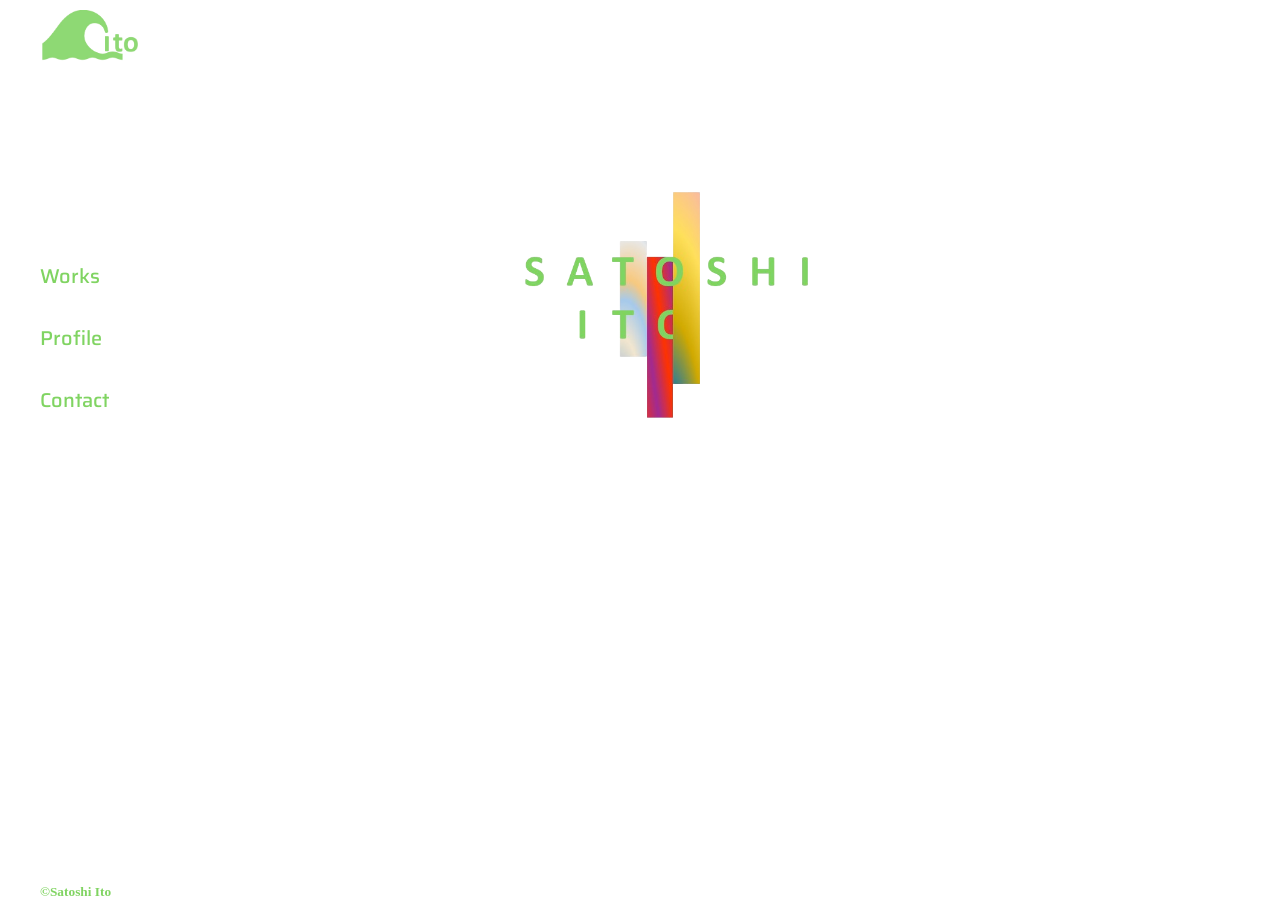
<file: index.html>
<!DOCTYPE html>
<html lang="ja">
<head>
	<meta charset="UTF-8">
    <title>伊藤聡志ポートフォリオ</title>
    <meta name="viewport" content="width=device-width, initial-scale=1.0">
	<link rel="stylesheet" type="text/css" href="css/style.css">
	<link rel="preconnect" href="https://fonts.googleapis.com">
	<link rel="preconnect" href="https://fonts.gstatic.com" crossorigin>
	<link href="https://fonts.googleapis.com/css2?family=Saira:ital,wght@0,100..900;1,100..900&display=swap" rel="stylesheet">
</head>

<body>
	<header>
		<div class=""><a href="index.html"><img src="image/logo-header.png" alt="ロゴ" class="header-logo"></a></div>
	</header>
	<!-- 中身左 -->
	<main class="main">
		<div class="main__nav">
        	<ul class="navlist">
				<li class="navlist__item"><a href="html/works.html" class="navlist__link">Works</a></li>
				<li class="navlist__item"><a href="html/profile.html" class="navlist__link">Profile</a></li>
				<li class="navlist__item"><a href="mailto:satoshi.a.ito@gmail.com" class="navlist__link" target="_blank">Contact</a></li>
       		</ul>
    	</div>
		<!-- 中身右 -->
		<div class="main__body">
			<div class="contents">
				<div id="fv" class="contents__item">
					<img src="image/name-logo.png" alt="logo" class="name-logo">
				</div>
			</div>
		</div>
	</main>
	<footer>
		<small class="copyright">&copy;Satoshi Ito</small>
	</footer>
</body>
</html>
</file>
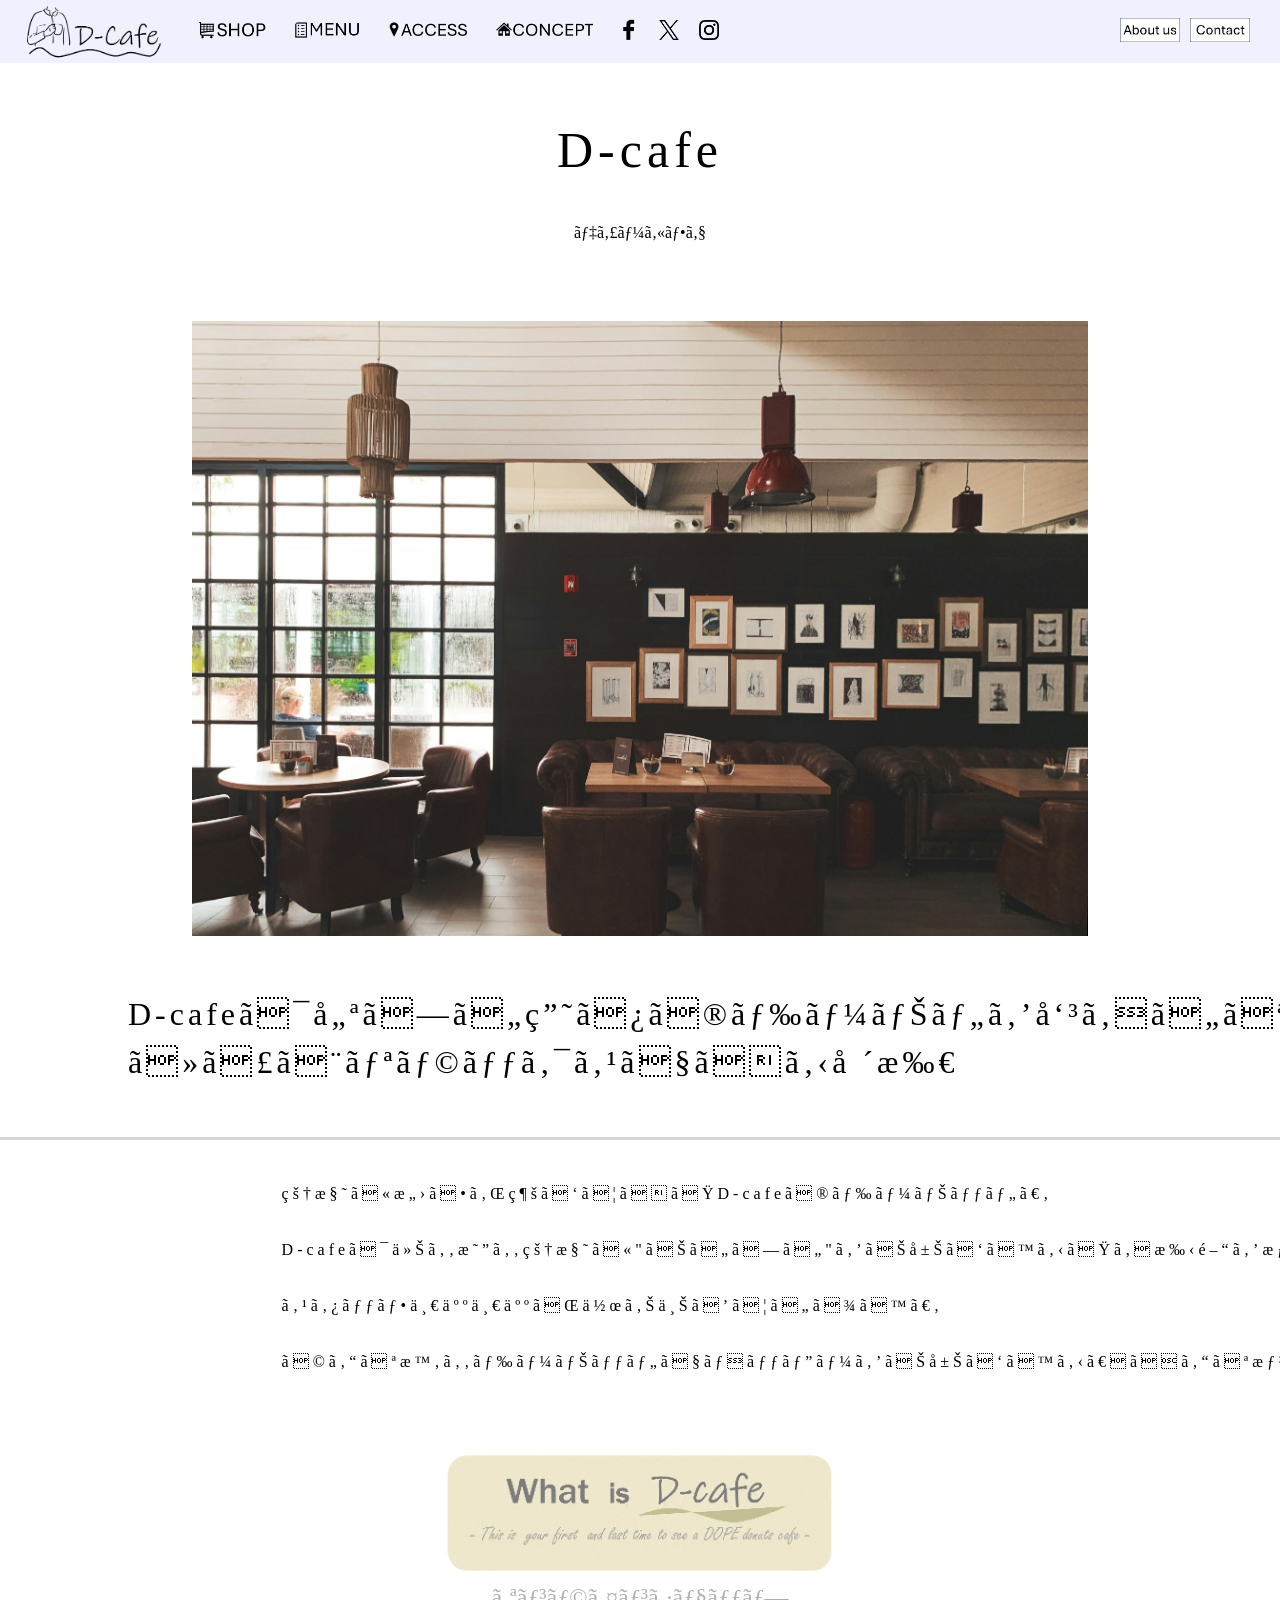
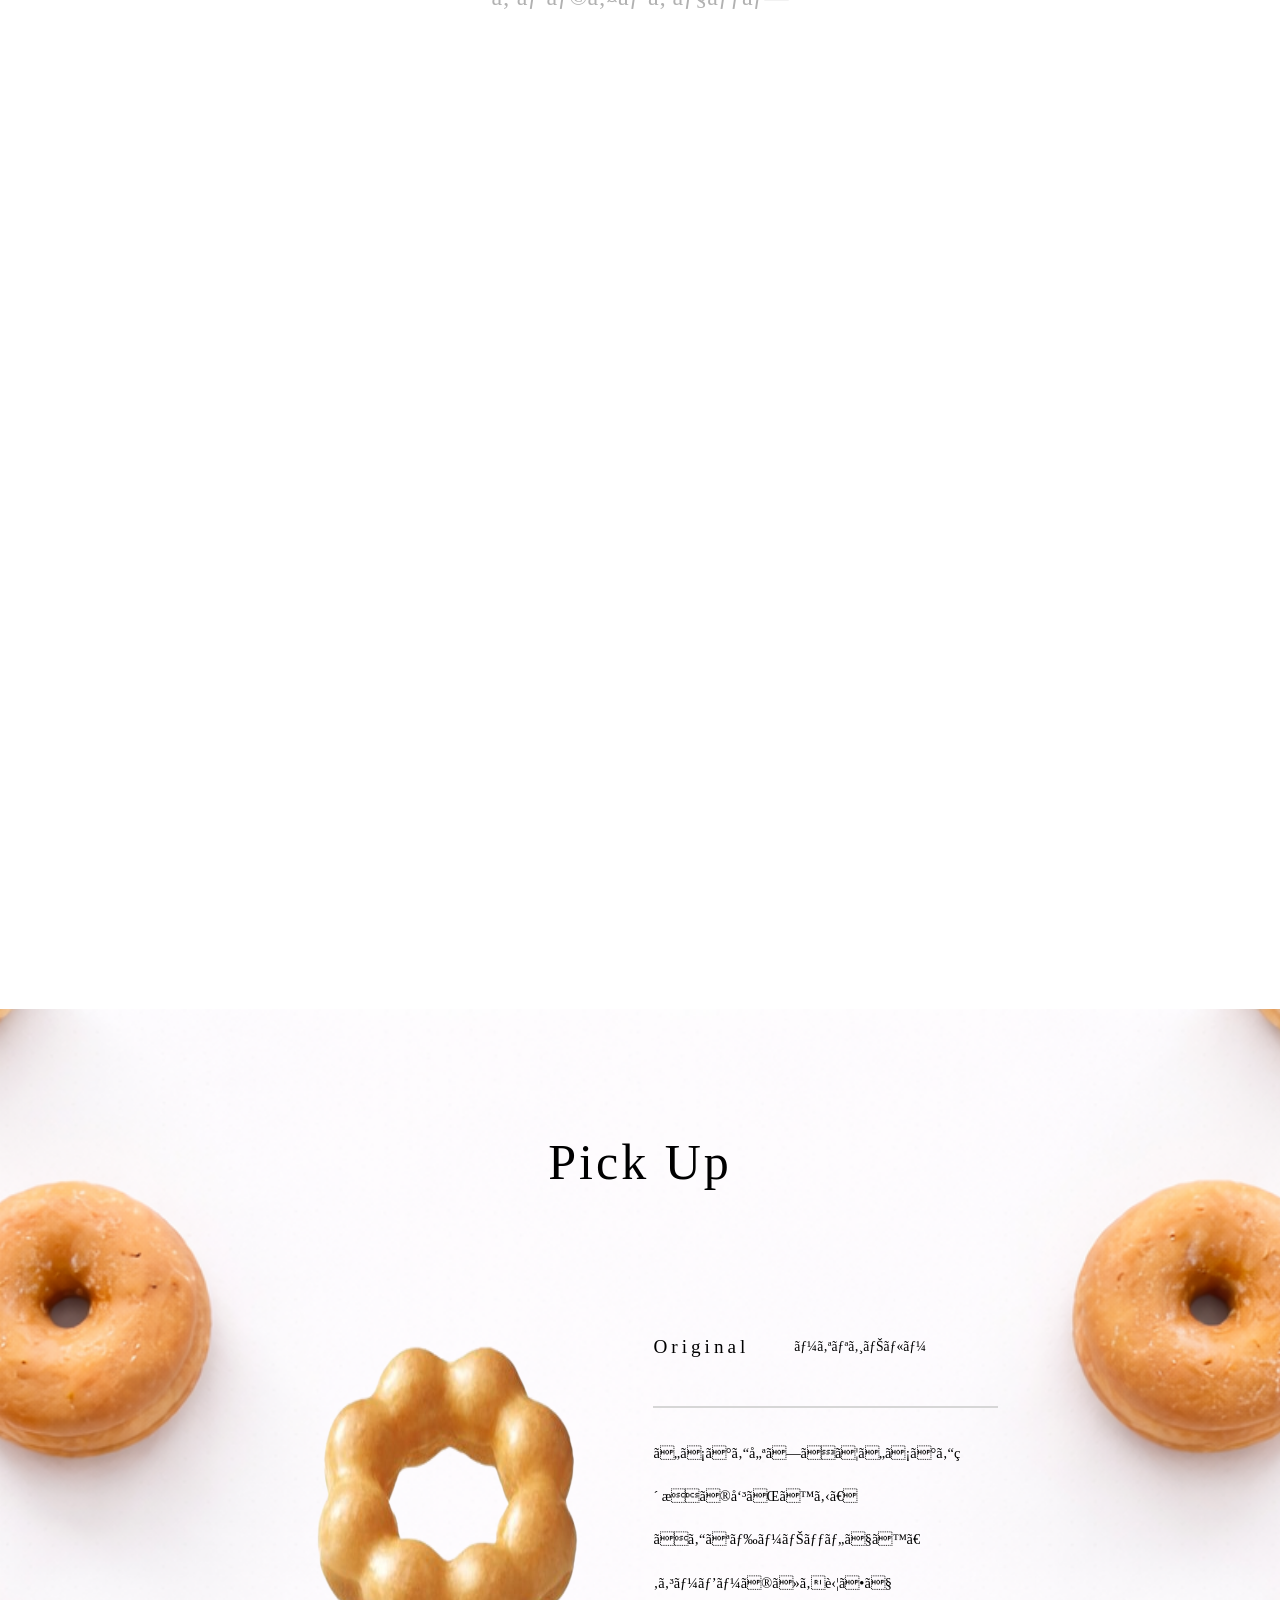
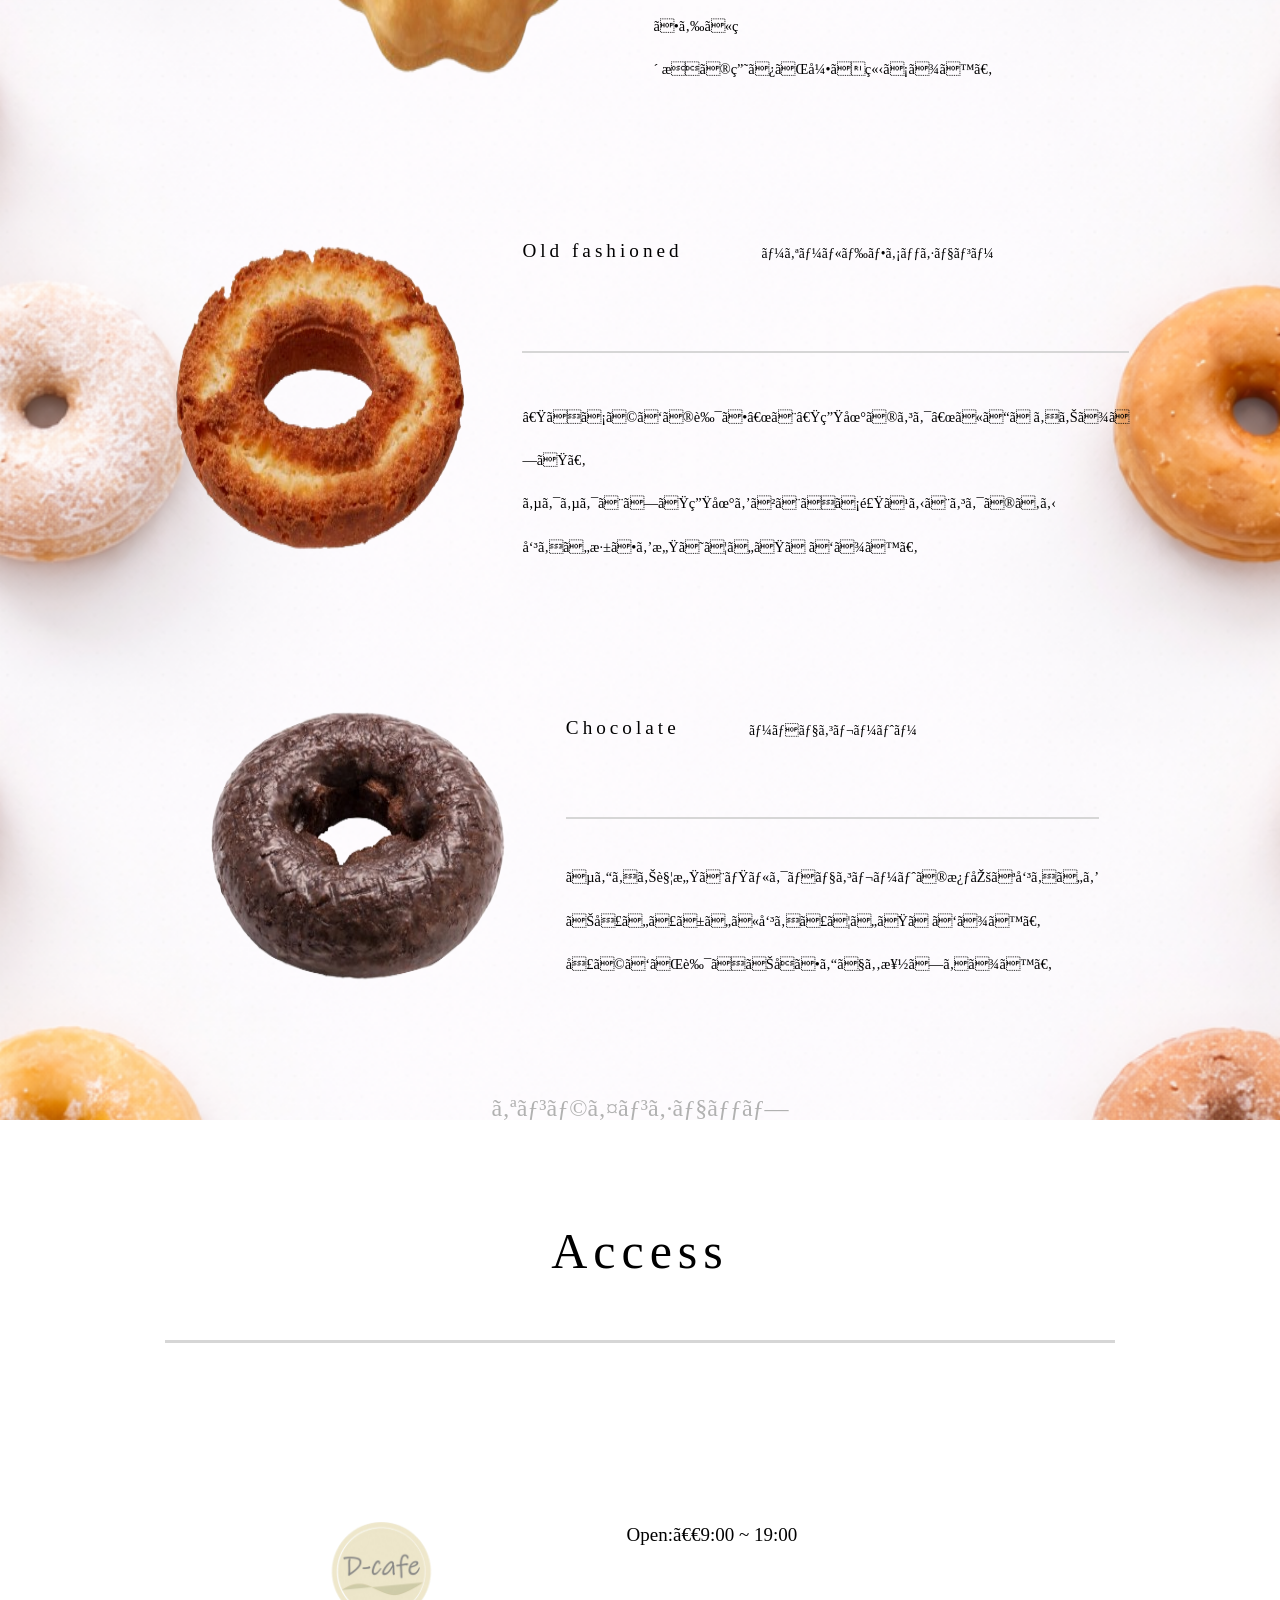
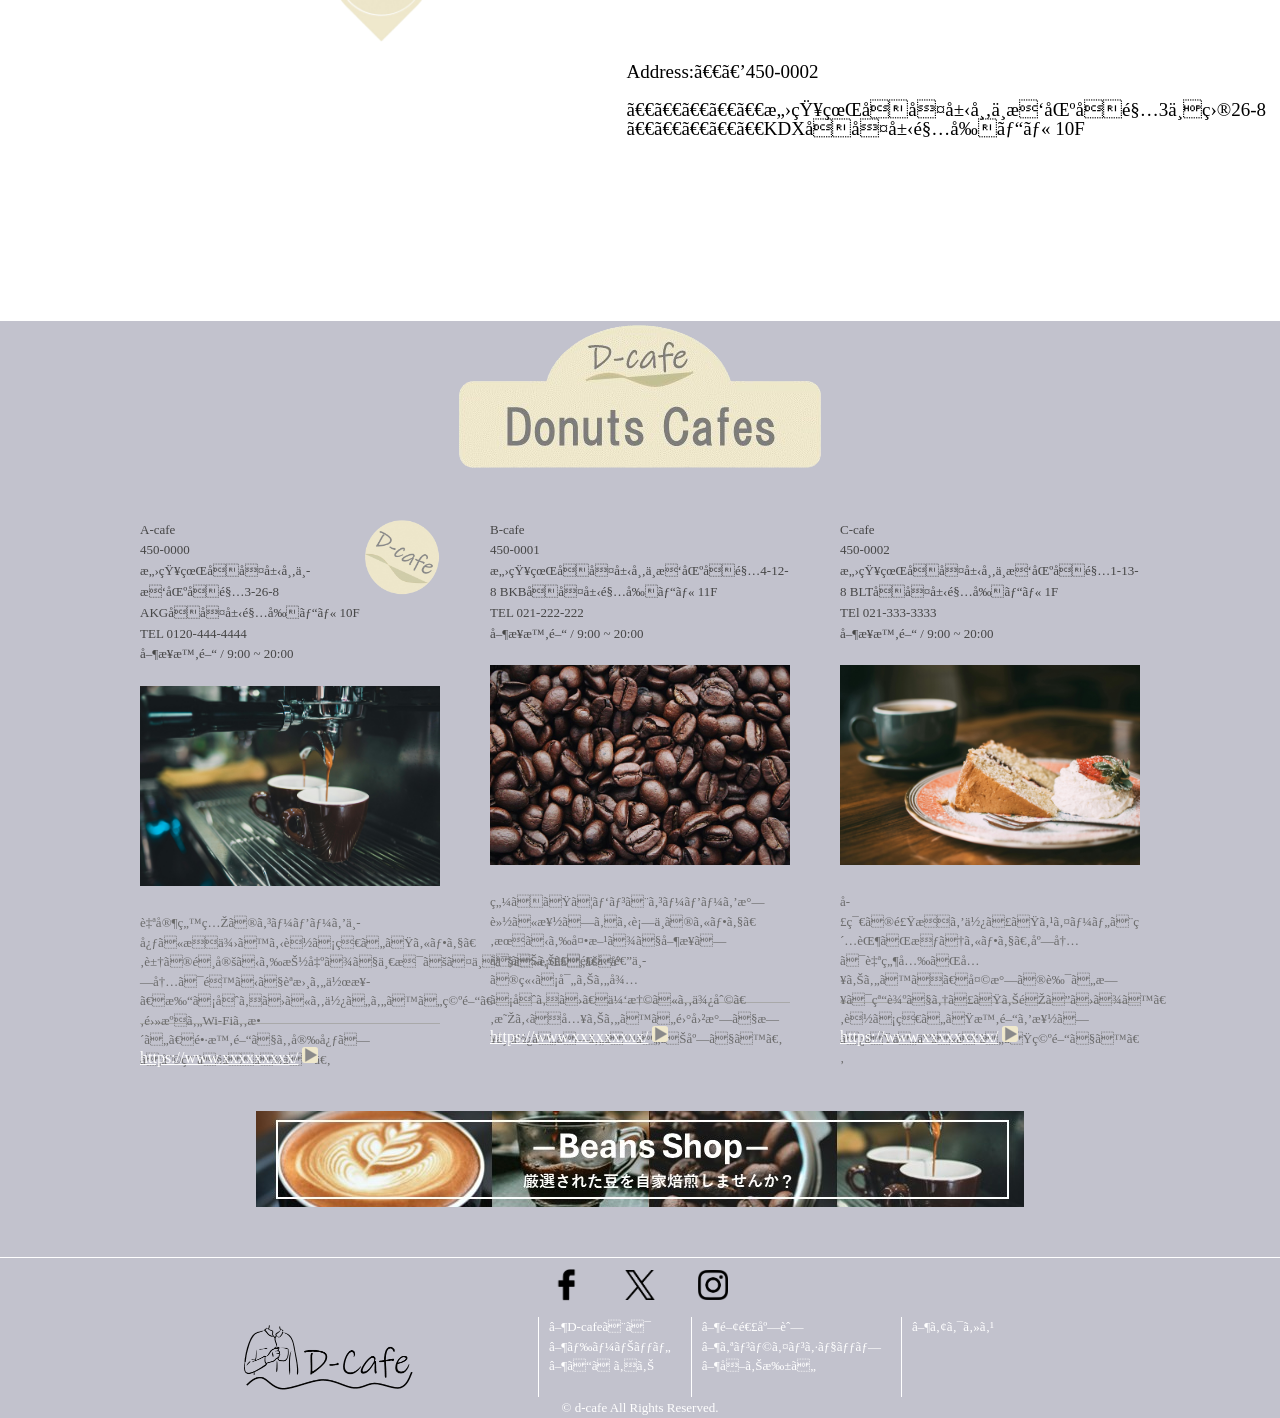
<file: d-cafe/index.html>
<!DOCTYPE html>
<html>

<head>
  <meta charset="uft-8">
  <title>カフェ・ドーナッツ</title>
  <link rel="stylesheet" type="text/css" href="css/reset.css">
  <link rel="stylesheet" type="text/css" href="css/style.css">
</head>

<body>
  <nav class="gnav">
    <ul>
      <li class="logo"><a href="#"><img src="img/logo (2).png"></a></li>
      <li class="shopicon"><a href="#"><img src="img/shop_icon.png"></a></li>
      <li class="menuicon"><a href="#"><img src="img/menu_icon.png"></a></li>
      <li class="accessicon"><a href="#"><img src="img/access_icon.png"></a></li>
      <li class="concepticon"><a href="#"><img src="img/concept_icon.png"></a></li>
      <li class="nav"><a href="#"><img src="img/fb_logo2.png"></a></li>
      <li class="nav"><a href="#"><img src="img/x_logo.png"></a></li>
      <li class="nav"><a href="#"><img src="img/ig_logo.png"></a></li>
    </ul>
    <div class="nav-side">
      <a href="#">
        <img src="img/about_us_btn.png">
      </a>
      <a href="#">
        <img src="img/contact_btn.png">
      </a>
    </div>
  </nav>
  <header>
    <p class="dcafe">D-cafe</p>
    <p class="yomi">ディーカフェ</p>
    <p class="dnimg">
      <img src="img/cafe_tennai.jpg">
    </p>

    <p class="midashi">D-cafeは優しい甘みのドーナツを味わいながら<br>
      ほっとリラックスできる場所</p>
    <p class="text1">皆様に愛され続けてきたD-cafeのドーナッツ。<br>
      D-cafeは今も昔も皆様に"おいしい"をお届けするため手間を惜しまず<br>
      スタッフ一人一人が作り上げています。<br>
      どんな時もドーナッツでハッピーをお届けする、そんな想い出で焼き上げられています。
    </p>

    <img class="what_is" src="img/what_is.png">
    <p><a class="onlineshop" href="http">オンラインショップ</a></p>
  </header>
  <main>
    <ul class="menu">
      <div class="bgimg1"></div>
      <div class="back">
        <p class="pickup">Pick Up</p>
        <li class="original">
          <div class="card">
            <img src="img/original.png" alt="オリジナル">
            <div class="content">
              <div class="content_heading">
                <p class="heading">Original</p>
                <p class="heading_yomi">ーオリジナルー</p>
              </div>
              <p class="explanation">
                いちばん優しくていちばん素材の味がする、<br>
                そんなドーナッツです。コーヒーのほろ苦さで<br>
                さらに素材の甘みが引き立ちます。
              </p>
            </div>
          </div>
        </li>
        <li class="old_fashioned">
          <div class="card">
            <img src="img/old_fashioned.png" alt="オールドファッション">
            <div class="content">
              <div class="content_heading">
                <p class="heading">Old fashioned</p>
                <p class="heading_yomi">ーオールドファッションー</p>
              </div>
              <p class="explanation">
               ‟くちどけの良さ“と‟生地のコク“にこだわりました。<br>
               サクサクとした生地をひとくち食べるとコクのある<br>
               味わい深さを感じていただけます。
              </p>
            </div>
          </div>
        </li>
        <li class="chocolate">
          <div class="card">
            <img src="img/chocolate.png" alt="チョコレート">
            <div class="content">
              <div class="content_heading">
                <p class="heading">Chocolate</p>
                <p class="heading_yomi">ーチョコレートー</p>
              </div>
              <p class="explanation">
               ふんわり触感とミルクチョコレートの濃厚な味わいを<br>
               お口いっぱいに味わっていただけます。<br>
               口どけが良くお子さんでも楽しめます。
              </p>
            </div>
          </div>
        </li>
        <p class="onlineshop"><a href="">オンラインショップ</a></p>
      </div>
    </ul>
    <p class="map">
      <p class="access">Access</p>
      <div class="map_card">
        <iframe
        src="https://www.google.com/maps/embed?pb=!1m18!1m12!1m3!1d2688.0976755493793!2d136.88279622481107!3d35.17186465778837!2m3!1f0!2f0!3f0!3m2!1i1024!2i768!4f13.1!3m3!1m2!1s0x600376dd1a57f29f%3A0x735af7a0998b3db!2z57eP5ZCI5a2m5ZyS44OS44Ol44O844Oe44Oz44Ki44Kr44OH44Of44O85ZCN5Y-k5bGL5qCh!5e1!3m2!1sja!2sjp!4v1767590215306!5m2!1sja!2sjp"
        width="600" height="450" style="border:0;" allowfullscreen="" loading="lazy"
        referrerpolicy="no-referrer-when-downgrade"></iframe><img src="img/map_pin.png" alt="ピン">
        <div class="access_info">
          <p>Open:　9:00 ~ 19:00<br>
          </p>
          <p>Address:　〒450-0002<br>
            <br>
          　　　　　愛知県名古屋市中村区名駅3丁目26-8<br>
          　　　　　KDX名古屋駅前ビル 10F 
          </p>
        </div>
      </div>
    </p>
    <div class="shop">
      <p><img src="img/toriatsukai_pic.png"></p>
      <ul class="list">
        <li class="tempo">
          <div>
            <img class="miel" src="img/dcafe_tempo_icon.png">
            <p>A-cafe<br>
              450-0000<br>
              愛知県名古屋市中村区名駅3-26-8 AKG名古屋駅前ビル 10F<br>
              TEL 0120-444-4444<br>
              営業時間 / 9:00 ~ 20:00<br>
              <br>
            </p>
            <img class="tempo_img" src="img/cups.jpg">
            <p class="naiyou">
              自家焙煎のコーヒーを中心に提供する落ち着いたカフェ。豆の選定から抽出まで一杯ずつ丁寧に行い、店内は静かで読書や作業、打ち合わせにも使いやすい空間。電源やWi-Fiも整い、長時間でも安心して利用できます。
            </p><br>
            <a class="link" href="https://www.xxxxxxxxx">https://www.xxxxxxxxx/</a>
            <img src="img/link_pic.ico">
          </div>
        </li>
        <li class="tempo">
          <div>
            <p>B-cafe<br>
              450-0001<br>
              愛知県名古屋市中村区名駅4-12-8 BKB名古屋駅前ビル 11F<br>
              TEL 021-222-222<br>
              営業時間 / 9:00 ~ 20:00<br>
              <br>
            </p>
            <img class="tempo_img" src="img/beans.jpg">
            <p class="naiyou">焼きたてパンとコーヒーを気軽に楽しめる街中のカフェ。朝から夕方まで営業しており、通勤途中の立ち寄りや待ち合わせ、休憩にも便利。明るく入りやすい雰囲気で日常使いしやすいお店です。
            </p><br>
            <a class="link" href="https://www.xxxxxxxxx">https://www.xxxxxxxxx/</a>
            <img src="img/link_pic.ico">
          </div>
        </li>
        <li class="tempo">
          <div>
            <p>C-cafe<br>
              450-0002<br>
              愛知県名古屋市中村区名駅1-13-8 BLT名古屋駅前ビル 1F<br>
              TEl 021-333-3333<br>
              営業時間 / 9:00 ~ 20:00<br>
              <br>
            </p>
            <img class="tempo_img" src="img/morning.jpg">
            <p class="naiyou">季節の食材を使ったスイーツと紅茶が揃うカフェ。店内は自然光が入りやすく、天気の良い日は窓辺でゆったり過ごせます。落ち着いた時間を楽しみたい人に向いた空間です。
            </p><br>
            <a class="link" href="https://www.xxxxxxxxx">https://www.xxxxxxxxx/</a>
            <img src="img/link_pic.ico">
          </div>
        </li>
      </ul>
    </div>
  </main>
  <footer>
    <ul class="onlineshop">
      <li><img src="img/banner_beans.jpg"></li>
    </ul>
    <div class="option">
      <ul class="icon">
        <li><img src="img/fb_logo2.png"></li>
        <li><img src="img/x_logo.png"></li>
        <li><img src="img/ig_logo.png"></li>
      </ul>
      <div class="backnumber">
        <div class="opelation">
          <img src="img/logo (2).png">
        </div>
        <ul class="tab">
          <li>▶<a href="">D-cafeとは</a></li>
          <li>▶<a href="">ドーナッツ</a></li>
          <li>▶<a href="">こだわり</a></li>
        </ul>
        <ul class="tab">
          <li>▶<a href="">関連店舗</a></li>
          <li>▶<a href="">オンラインショップ</a></li>
          <li>▶<a href="">取り扱い</a></li>
        </ul>
        <ul class="tab">
          <li>▶<a href="">アクセス</a></li>
        </ul>
      </div>
    </div>
    <div class="copy">&copy; d-cafe All Rights Reserved.</div>
  </footer>
</body>

</html>
</file>
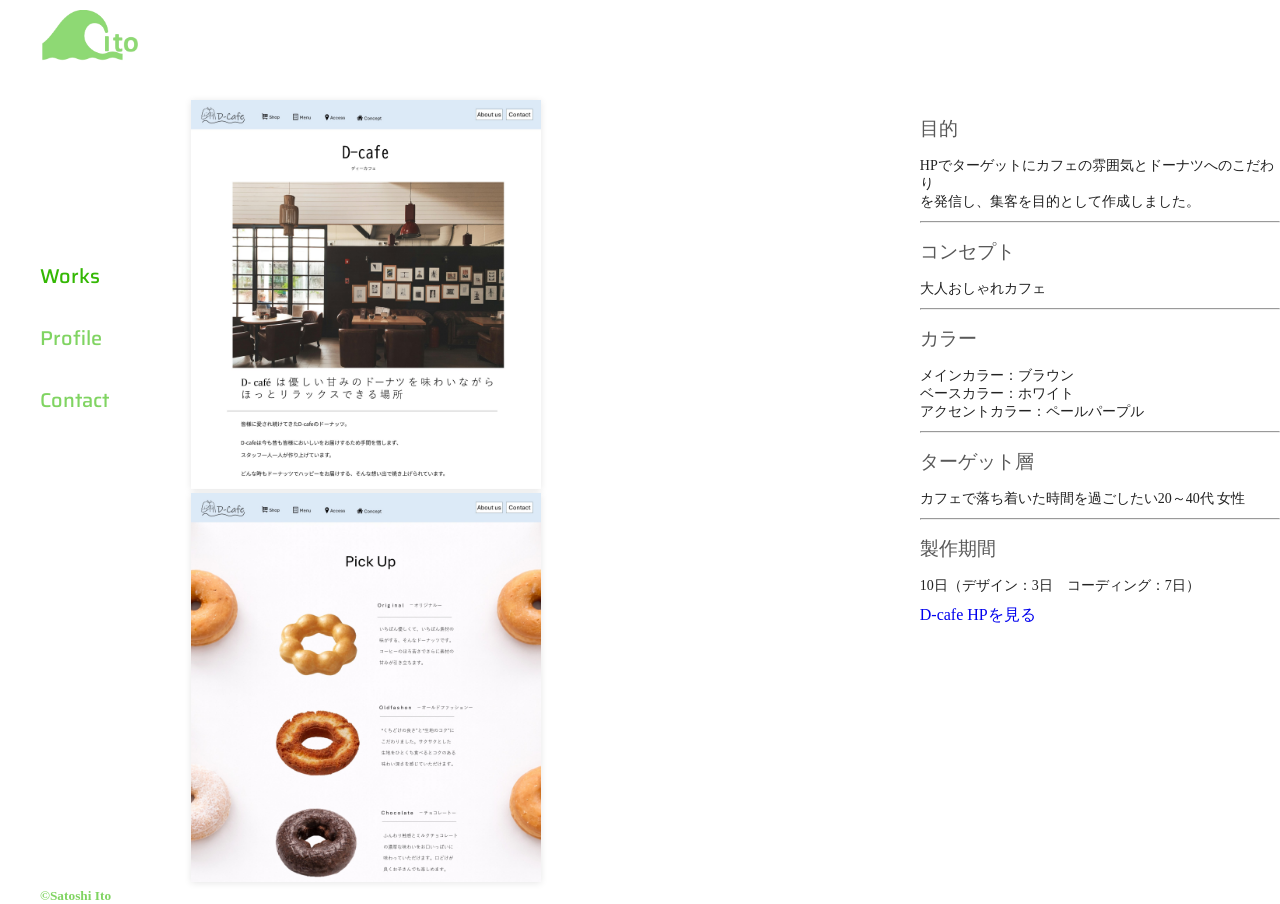
<file: html/d-cafe.html>
<!DOCTYPE html>
<html lang="ja">
<head>
	<meta charset="UTF-8">
    <title>Document</title>
  <meta name="viewport" content="width=device-width, initial-scale=1.0">
	<link rel="stylesheet" type="text/css" href="../css/d-cafe.css">
	<link rel="preconnect" href="https://fonts.googleapis.com">
	<link rel="preconnect" href="https://fonts.gstatic.com" crossorigin>
	<link href="https://fonts.googleapis.com/css2?family=Saira:ital,wght@0,100..900;1,100..900&display=swap" rel="stylesheet">
</head>

<body>
	<header>
		<div class=""><a href="../index.html"><img src="../image/logo-header.png" alt="ロゴ" class="header-logo"></a></div>
	</header>
	<!-- 中身左 -->
	<main class="main">
		<div class="main__nav">
        	<ul class="navlist">
				<li class="navlist__item work-s"><a href="works.html" class="navlist__link">Works</a></li>
				<li class="navlist__item"><a href="profile.html" class="navlist__link">Profile</a></li>
				<li class="navlist__item"><a href="mailto:satoshi.a.ito@gmail.com" class="navlist__link" target="_blank">Contact</a></li>
       		</ul>
    	</div>
		<!-- 中身右 -->
		<div class="main__body">
			<div class="contents">
        <div class="contents__item">
          			<img src="../image/d-cafe.jpg" alt="" class="contents__img">
                <img src="../image/d-cafe2.jpg" alt="" class="contents__img">
				</div>
				<div class="description">
          <dl>
						<dt>目的</dt>
						<dd>HPでターゲットにカフェの雰囲気とドーナツへのこだわり<br>を発信し、集客を目的として作成しました。
						</dd>
					</dl>
					<dl>
            <hr>
						<dt>コンセプト</dt>
						<dd>大人おしゃれカフェ
						</dd>
					</dl>
					<dl>
						<hr>
						<dt>カラー</dt>
						<dd>メインカラー：ブラウン<br>ベースカラー：ホワイト<br>アクセントカラー：ペールパープル</dd>
					</dl>
					<dl>
						<hr>
						<dt>ターゲット層</dt>
						<dd>カフェで落ち着いた時間を過ごしたい20～40代 女性</dd>
					</dl>
					<dl>
						<hr>
						<dt>製作期間</dt>
						<dd>10日（デザイン：3日　コーディング：7日）</dd>
					</dl>
          <p><a href="../d-cafe/index.html">D-cafe HPを見る</a></p>
        		</div>
			</div>
		</div>
	</main>
	<footer>
		<small class="copyright">&copy;Satoshi Ito</small>
	</footer>
</body>
</html>
</file>
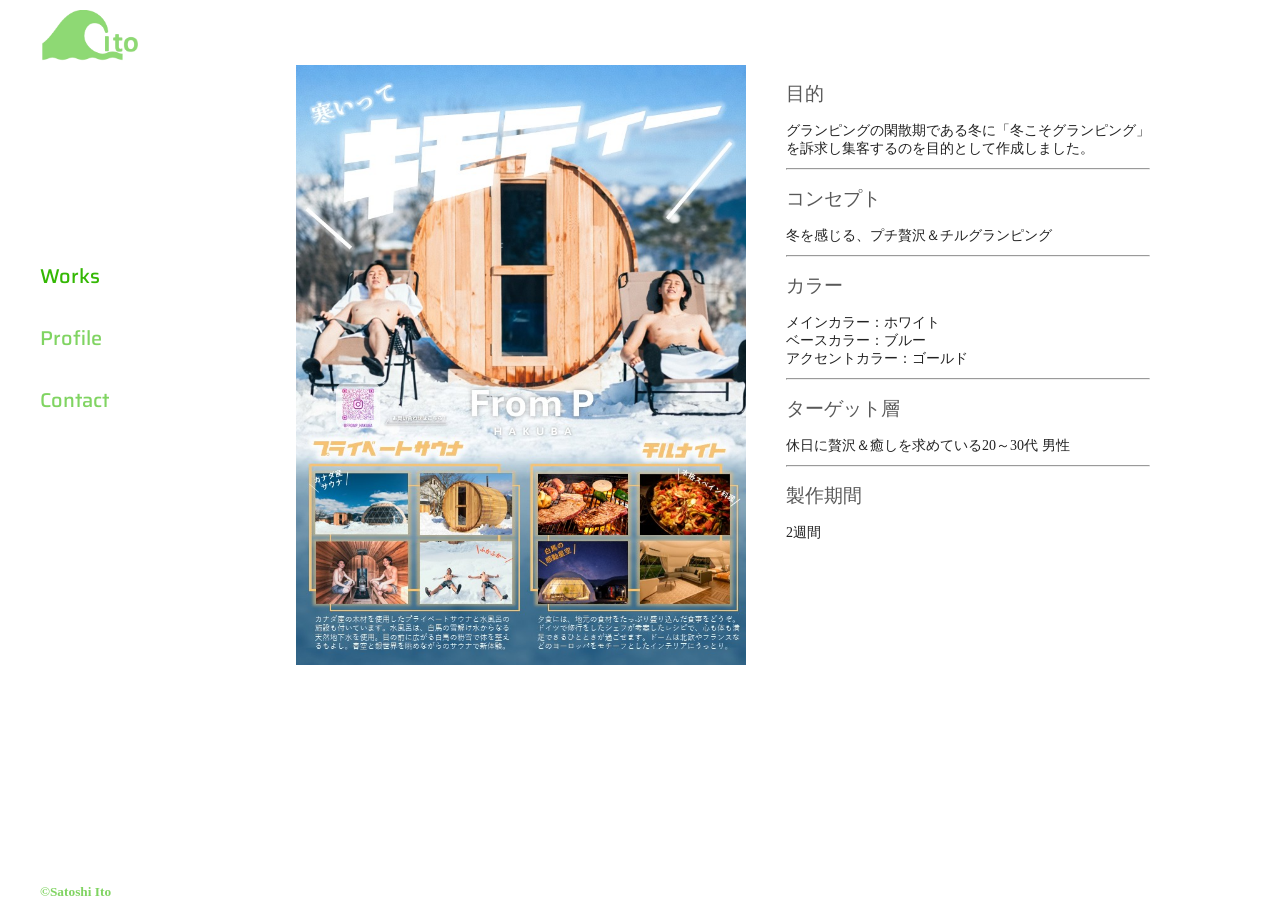
<file: html/fromp.html>
<!DOCTYPE html>
<html lang="ja">
<head>
	<meta charset="UTF-8">
    <title>Document</title>
  <meta name="viewport" content="width=device-width, initial-scale=1.0">
	<link rel="stylesheet" type="text/css" href="../css/fromp.css">
	<link rel="preconnect" href="https://fonts.googleapis.com">
	<link rel="preconnect" href="https://fonts.gstatic.com" crossorigin>
	<link href="https://fonts.googleapis.com/css2?family=Saira:ital,wght@0,100..900;1,100..900&display=swap" rel="stylesheet">
</head>

<body>
	<header>
		<div class=""><a href="../index.html"><img src="../image/logo-header.png" alt="ロゴ" class="header-logo"></a></div>
	</header>
	<!-- 中身左 -->
	<main class="main">
		<div class="main__nav">
        	<ul class="navlist">
				<li class="navlist__item work-s"><a href="works.html" class="navlist__link">Works</a></li>
				<li class="navlist__item"><a href="profile.html" class="navlist__link">Profile</a></li>
				<li class="navlist__item"><a href="mailto:satoshi.a.ito@gmail.com" class="navlist__link" target="_blank">Contact</a></li>
       		</ul>
    	</div>
		<!-- 中身右 -->
		<div class="main__body">
			<div class="contents">
        		<div class="contents__item">
          			<img src="../image/FromP-chirashi.jpg" alt="" class="contents__img">
				</div>
				<div class="description">
					<dl>
						<dt>目的</dt>
						<dd>グランピングの閑散期である冬に「冬こそグランピング」<br>を訴求し集客するのを目的として作成しました。
						</dd>
					</dl>
					<dl>
						<hr>
						<dt>コンセプト</dt>
						<dd>冬を感じる、プチ贅沢＆チルグランピング
						</dd>
					</dl>
					<dl>
						<hr>
						<dt>カラー</dt>
						<dd>メインカラー：ホワイト<br>ベースカラー：ブルー<br>アクセントカラー：ゴールド</dd>
					</dl>
					<dl>
						<hr>
						<dt>ターゲット層</dt>
						<dd>休日に贅沢＆癒しを求めている20～30代 男性</dd>
					</dl>
					<dl>
						<hr>
						<dt>製作期間</dt>
						<dd>2週間</dd>
					</dl>
        		</div>
			</div>
		</div>
	</main>
	<footer>
		<small class="copyright">&copy;Satoshi Ito</small>
	</footer>
</body>
</html>
</file>
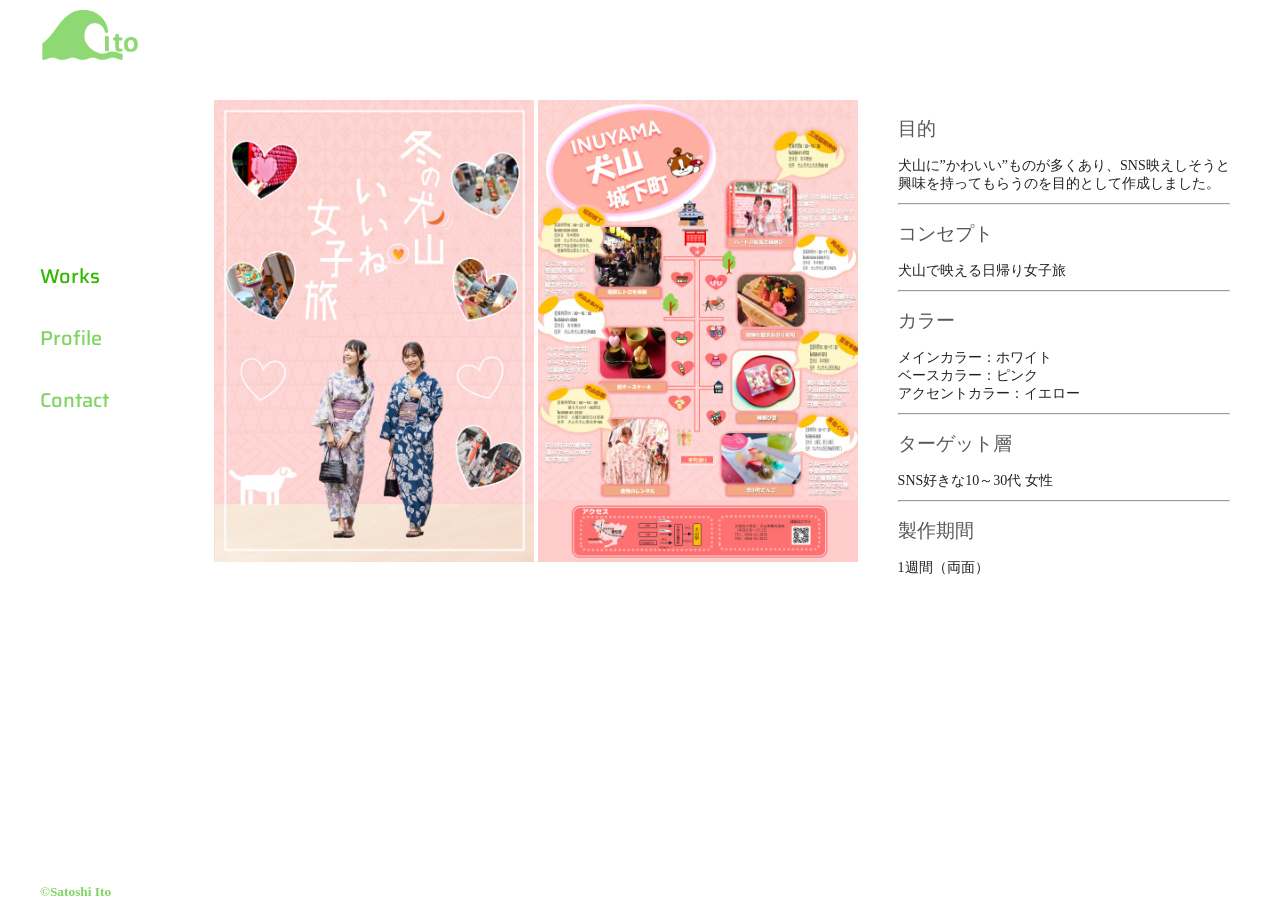
<file: html/inuyama.html>
<!DOCTYPE html>
<html lang="ja">
<head>
	<meta charset="UTF-8">
    <title>Document</title>
  <meta name="viewport" content="width=device-width, initial-scale=1.0">
	<link rel="stylesheet" type="text/css" href="../css/inuyama.css">
	<link rel="preconnect" href="https://fonts.googleapis.com">
	<link rel="preconnect" href="https://fonts.gstatic.com" crossorigin>
	<link href="https://fonts.googleapis.com/css2?family=Saira:ital,wght@0,100..900;1,100..900&display=swap" rel="stylesheet">
</head>

<body>
	<header>
		<div class=""><a href="../index.html"><img src="../image/logo-header.png" alt="ロゴ" class="header-logo"></a></div>
	</header>
	<!-- 中身左 -->
	<main class="main">
		<div class="main__nav">
        	<ul class="navlist">
				<li class="navlist__item work-s"><a href="works.html" class="navlist__link">Works</a></li>
				<li class="navlist__item"><a href="profile.html" class="navlist__link">Profile</a></li>
				<li class="navlist__item"><a href="mailto:satoshi.a.ito@gmail.com" class="navlist__link" target="_blank">Contact</a></li>
       		</ul>
    	</div>
		<!-- 中身右 -->
		<div class="main__body">
			<div class="contents">
        		<div class="contents__item">
          			<img src="../image/inuyama-chirashi1.jpg" alt="" class="contents__img">
                <img src="../image/inuyama-chirashi2.jpg" alt="" class="contents__img">
				</div>
				<div class="description">
          <dl>
						<dt>目的</dt>
						<dd>犬山に”かわいい”ものが多くあり、SNS映えしそうと<br>興味を持ってもらうのを目的として作成しました。
						</dd>
					</dl>
					<dl>
            <hr>
						<dt>コンセプト</dt>
						<dd>犬山で映える日帰り女子旅
						</dd>
					</dl>
					<dl>
						<hr>
						<dt>カラー</dt>
						<dd>メインカラー：ホワイト<br>ベースカラー：ピンク<br>アクセントカラー：イエロー</dd>
					</dl>
					<dl>
						<hr>
						<dt>ターゲット層</dt>
						<dd>SNS好きな10～30代 女性</dd>
					</dl>
					<dl>
						<hr>
						<dt>製作期間</dt>
						<dd>1週間（両面）</dd>
					</dl>
        		</div>
			</div>
		</div>
	</main>
	<footer>
		<small class="copyright">&copy;Satoshi Ito</small>
	</footer>
</body>
</html>
</file>
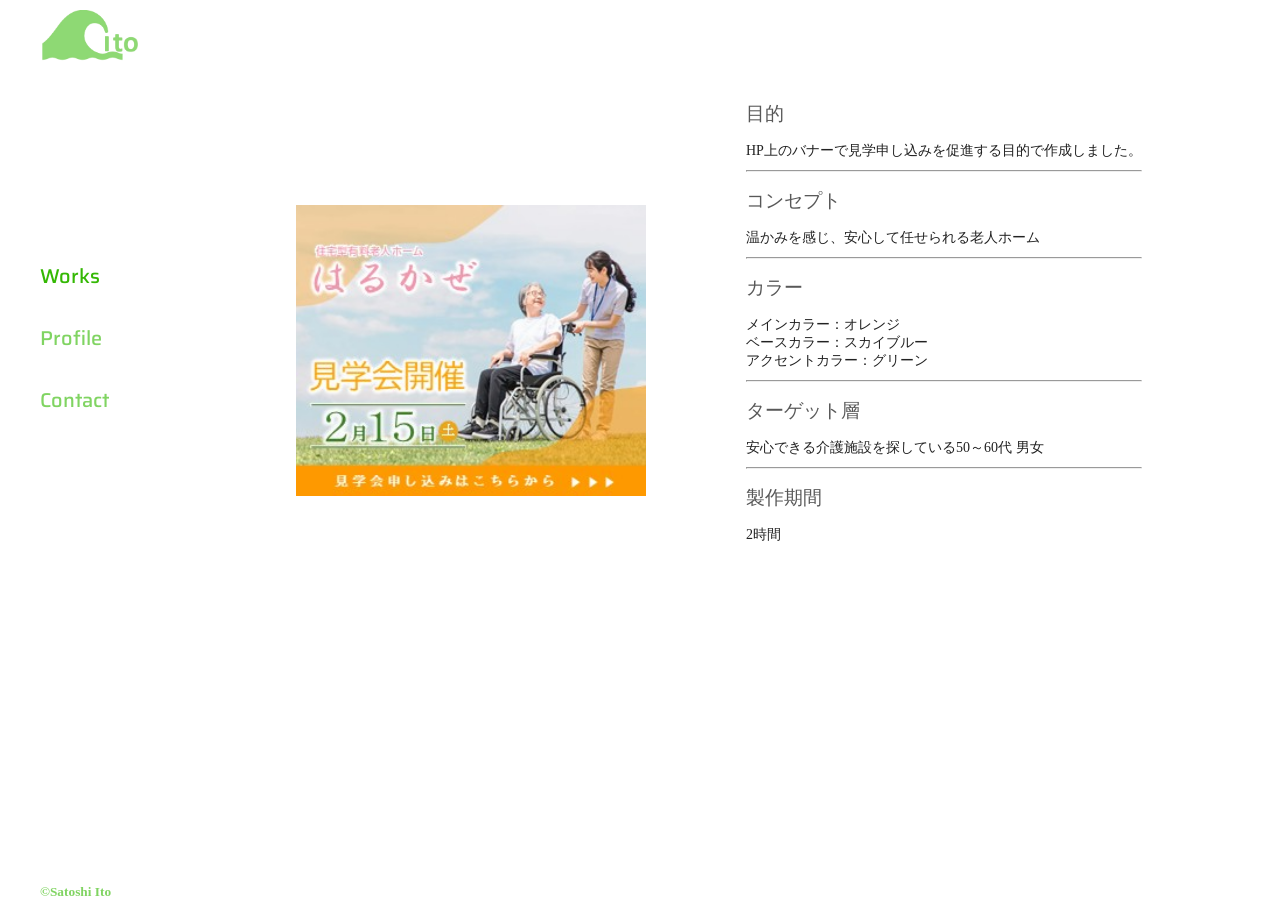
<file: html/kaigo.html>
<!DOCTYPE html>
<html lang="ja">
<head>
	<meta charset="UTF-8">
    <title>Document</title>
  <meta name="viewport" content="width=device-width, initial-scale=1.0">
	<link rel="stylesheet" type="text/css" href="../css/kaigo.css">
	<link rel="preconnect" href="https://fonts.googleapis.com">
	<link rel="preconnect" href="https://fonts.gstatic.com" crossorigin>
	<link href="https://fonts.googleapis.com/css2?family=Saira:ital,wght@0,100..900;1,100..900&display=swap" rel="stylesheet">
</head>

<body>
	<header>
		<div class=""><a href="../index.html"><img src="../image/logo-header.png" alt="ロゴ" class="header-logo"></a></div>
	</header>
	<!-- 中身左 -->
	<main class="main">
		<div class="main__nav">
        	<ul class="navlist">
				<li class="navlist__item work-s"><a href="works.html" class="navlist__link">Works</a></li>
				<li class="navlist__item"><a href="profile.html" class="navlist__link">Profile</a></li>
				<li class="navlist__item"><a href="mailto:satoshi.a.ito@gmail.com" class="navlist__link" target="_blank">Contact</a></li>
       		</ul>
    	</div>
		<!-- 中身右 -->
		<div class="main__body">
			<div class="contents">
        		<div class="contents__item">
          			<img src="../image/kaigo_banner.jpg" alt="" class="contents__img">
				</div>
				<div class="description">
					<dl>
						<dt>目的</dt>
						<dd>HP上のバナーで見学申し込みを促進する目的で作成しました。
						</dd>
					</dl>
					<dl>
						<hr>
						<dt>コンセプト</dt>
						<dd>温かみを感じ、安心して任せられる老人ホーム
						</dd>
					</dl>
					<dl>
						<hr>
						<dt>カラー</dt>
						<dd>メインカラー：オレンジ<br>ベースカラー：スカイブルー<br>アクセントカラー：グリーン</dd>
					</dl>
					<dl>
						<hr>
						<dt>ターゲット層</dt>
						<dd>安心できる介護施設を探している50～60代 男女</dd>
					</dl>
					<dl>
						<hr>
						<dt>製作期間</dt>
						<dd>2時間</dd>
					</dl>
        		</div>
			</div>
		</div>
	</main>
	<footer>
		<small class="copyright">&copy;Satoshi Ito</small>
	</footer>
</body>
</html>
</file>
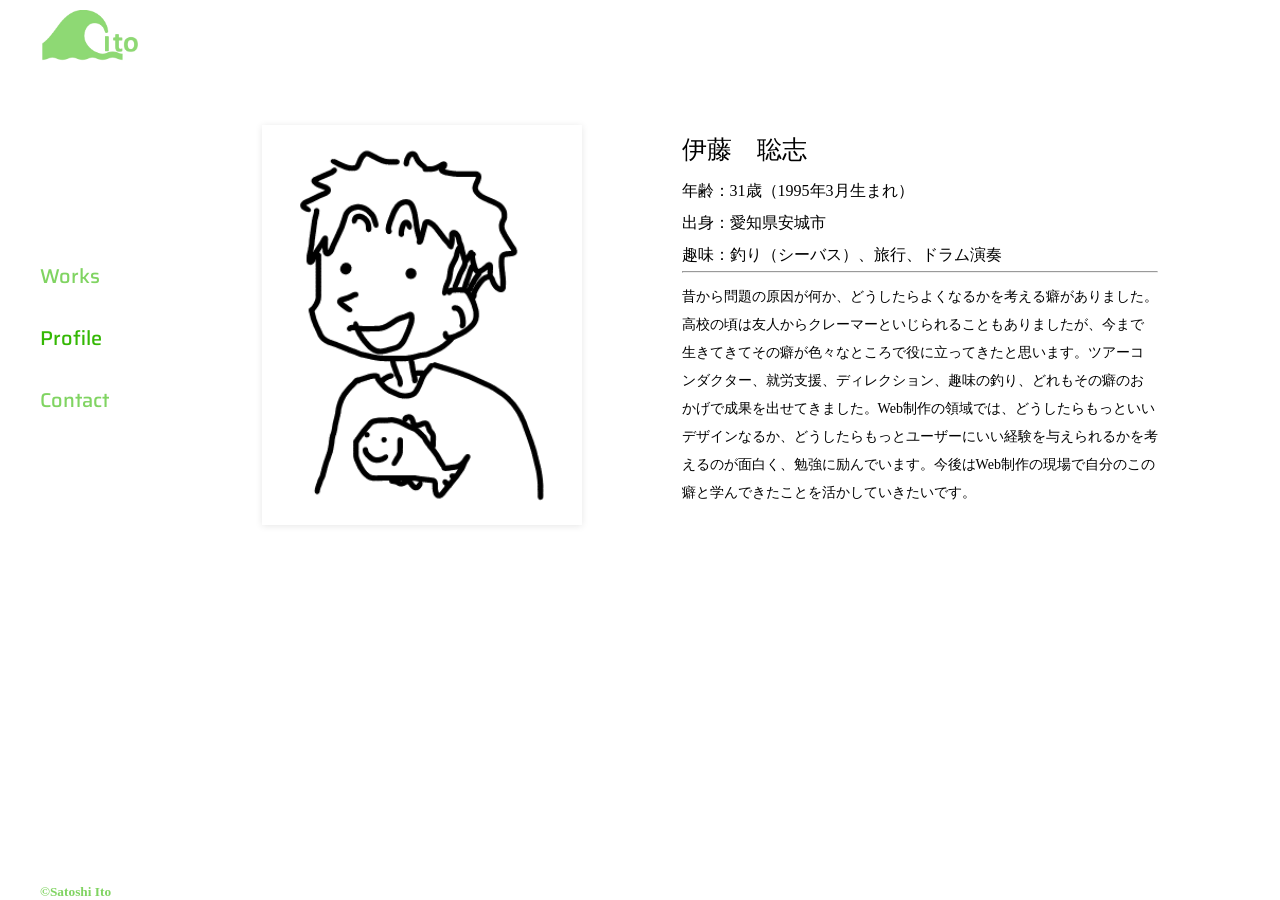
<file: html/profile.html>
<!DOCTYPE html>
<html lang="ja">
<head>
	<meta charset="UTF-8">
    <title>Document</title>
  <meta name="viewport" content="width=device-width, initial-scale=1.0">
	<link rel="stylesheet" type="text/css" href="../css/profile.css">
	<link rel="preconnect" href="https://fonts.googleapis.com">
	<link rel="preconnect" href="https://fonts.gstatic.com" crossorigin>
	<link href="https://fonts.googleapis.com/css2?family=Saira:ital,wght@0,100..900;1,100..900&display=swap" rel="stylesheet">
</head>

<body>
	<header>
		<div class=""><a href="../index.html"><img src="../image/logo-header.png" alt="ロゴ" class="header-logo"></a></div>
	</header>
	<!-- 中身左 -->
	<main class="main">
		<div class="main__nav">
        	<ul class="navlist">
				<li class="navlist__item work-s"><a href="works.html" class="navlist__link">Works</a></li>
				<li class="navlist__item profile"><a href="profile.html" class="navlist__link">Profile</a></li>
				<li class="navlist__item"><a href="mailto:satoshi.a.ito@gmail.com" class="navlist__link" target="_blank">Contact</a></li>
       		</ul>
    	</div>
		<!-- 中身右 -->
		<div class="main__body">
			<div class="contents">
        		<div class="contents__item">
        			<img src="../image/self_illust.png" alt="" class="contents__img">
					<div class="card">
						<p class="name">伊藤　聡志</p>
						<p>年齢：31歳（1995年3月生まれ）</p>
						<p>出身：愛知県安城市</p>
						<p>趣味：釣り（シーバス）、旅行、ドラム演奏</p>
						<hr>
						<p class="introduction">昔から問題の原因が何か、どうしたらよくなるかを考える癖がありました。<br>
							高校の頃は友人からクレーマーといじられることもありましたが、今まで<br>
							生きてきてその癖が色々なところで役に立ってきたと思います。ツアーコ<br>
							ンダクター、就労支援、ディレクション、趣味の釣り、どれもその癖のお<br>
							かげで成果を出せてきました。Web制作の領域では、どうしたらもっといい<br>
							デザインなるか、どうしたらもっとユーザーにいい経験を与えられるかを考<br>
							えるのが面白く、勉強に励んでいます。今後はWeb制作の現場で自分のこの<br>
							癖と学んできたことを活かしていきたいです。
						</p>
					</div>
				</div>
			</div>
		</div>
	</main>
	<footer>
		<small class="copyright">&copy;Satoshi Ito</small>
	</footer>
</body>
</html>
</file>
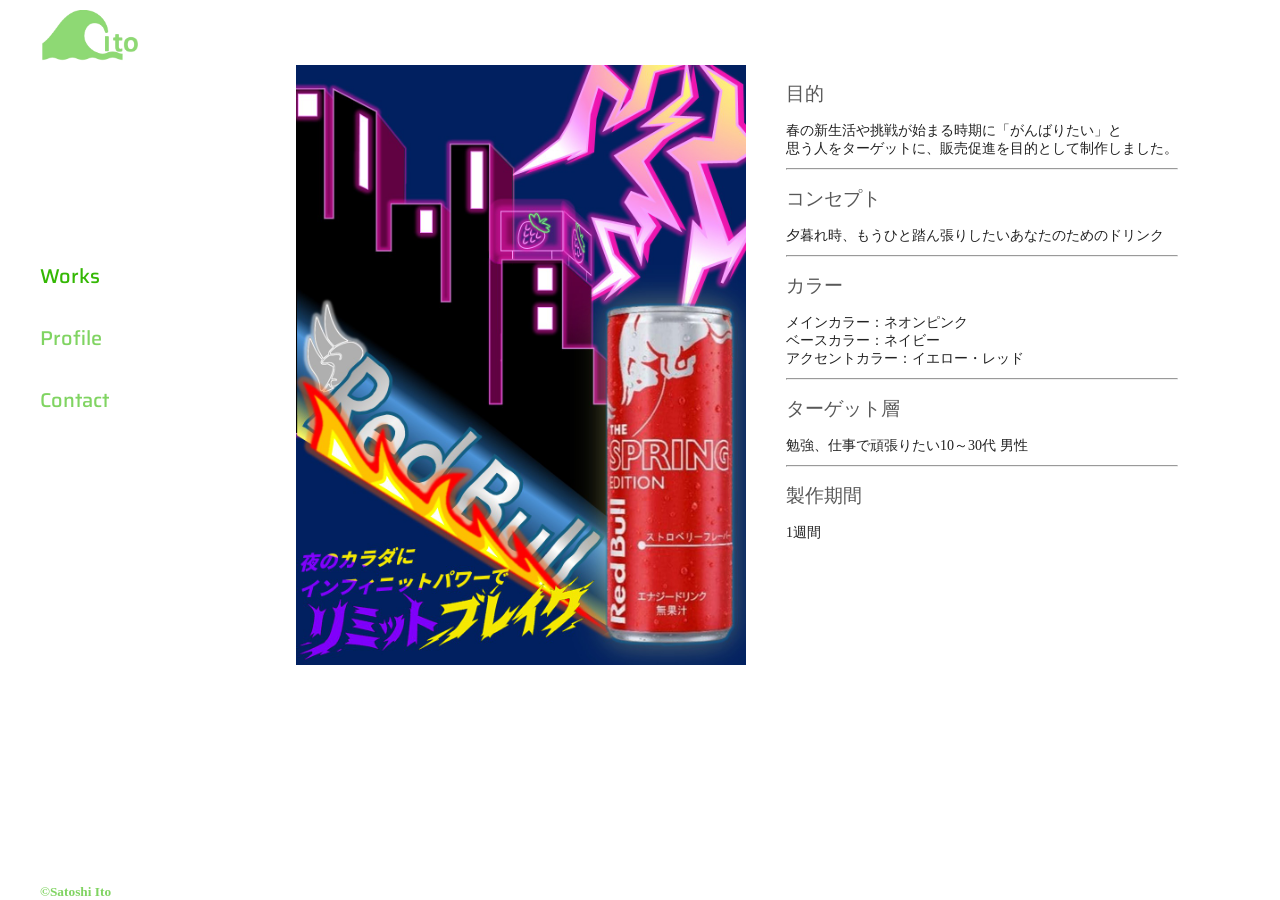
<file: html/redbull.html>
<!DOCTYPE html>
<html lang="ja">
<head>
	<meta charset="UTF-8">
    <title>Document</title>
  <meta name="viewport" content="width=device-width, initial-scale=1.0">
	<link rel="stylesheet" type="text/css" href="../css/redbull.css">
	<link rel="preconnect" href="https://fonts.googleapis.com">
	<link rel="preconnect" href="https://fonts.gstatic.com" crossorigin>
	<link href="https://fonts.googleapis.com/css2?family=Saira:ital,wght@0,100..900;1,100..900&display=swap" rel="stylesheet">
</head>

<body>
	<header>
		<div class=""><a href="../index.html"><img src="../image/logo-header.png" alt="ロゴ" class="header-logo"></a></div>
	</header>
	<!-- 中身左 -->
	<main class="main">
		<div class="main__nav">
        	<ul class="navlist">
				<li class="navlist__item work-s"><a href="works.html" class="navlist__link">Works</a></li>
				<li class="navlist__item"><a href="profile.html" class="navlist__link">Profile</a></li>
				<li class="navlist__item"><a href="mailto:satoshi.a.ito@gmail.com" class="navlist__link" target="_blank">Contact</a></li>
       		</ul>
    	</div>
		<!-- 中身右 -->
		<div class="main__body">
			<div class="contents">
        		<div class="contents__item">
          			<img src="../image/redbull-chirashi.jpg" alt="" class="contents__img">
				</div>
				<div class="description">
					<dl>
						<dt>目的</dt>
						<dd>春の新生活や挑戦が始まる時期に「がんばりたい」と<br>思う人をターゲットに、販売促進を目的として制作しました。
						</dd>
					</dl>
					<dl>
						<hr>
						<dt>コンセプト</dt>
						<dd>夕暮れ時、もうひと踏ん張りしたいあなたのためのドリンク
						</dd>
					</dl>
					<dl>
						<hr>
						<dt>カラー</dt>
						<dd>メインカラー：ネオンピンク<br>ベースカラー：ネイビー<br>アクセントカラー：イエロー・レッド</dd>
					</dl>
					<dl>
						<hr>
						<dt>ターゲット層</dt>
						<dd>勉強、仕事で頑張りたい10～30代 男性</dd>
					</dl>
					<dl>
						<hr>
						<dt>製作期間</dt>
						<dd>1週間</dd>
					</dl>
        		</div>
			</div>
		</div>
	</main>
	<footer>
		<small class="copyright">&copy;Satoshi Ito</small>
	</footer>
</body>
</html>
</file>
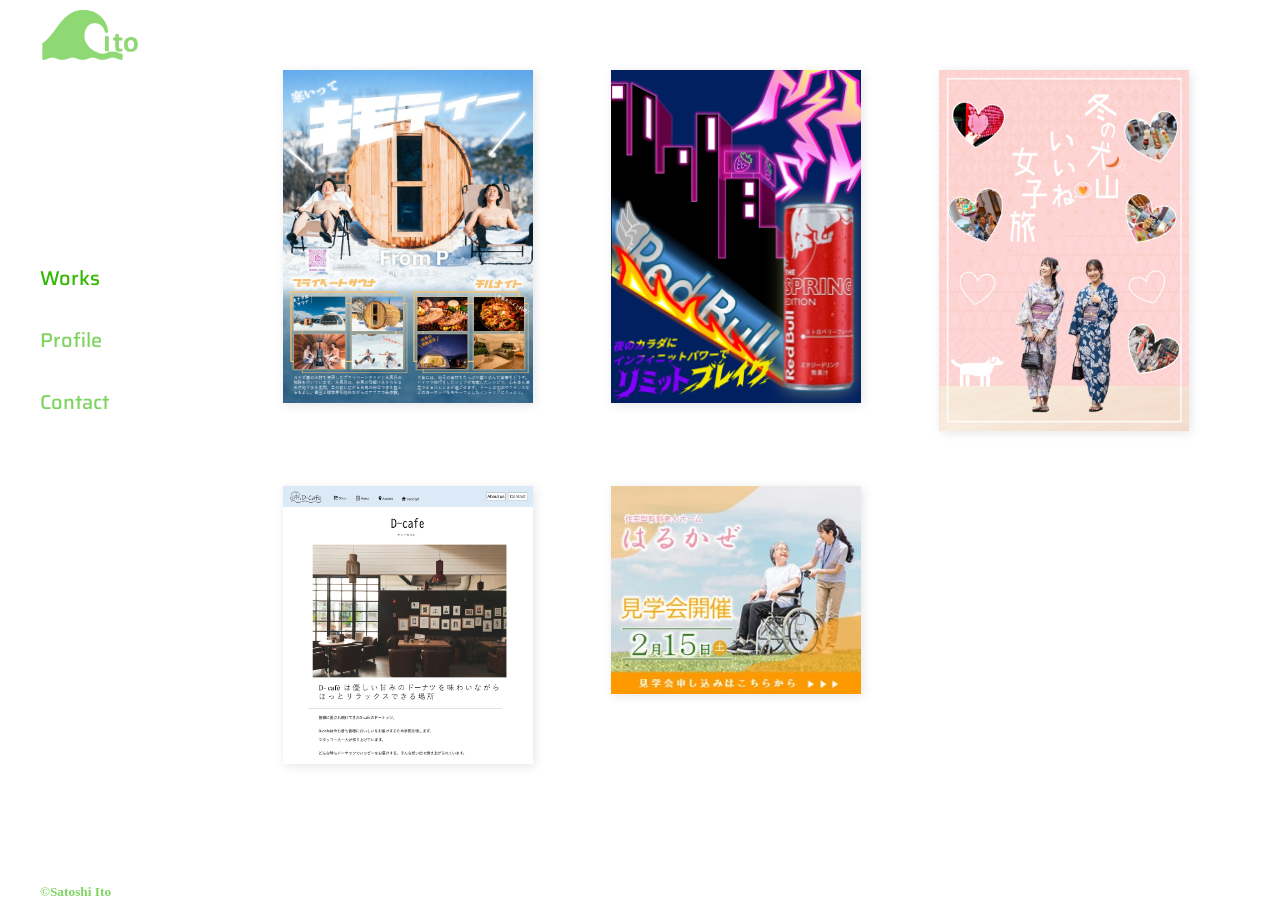
<file: html/works.html>
<!DOCTYPE html>
<html lang="ja">
<head>
	<meta charset="UTF-8">
    <title>Document</title>
  <meta name="viewport" content="width=device-width, initial-scale=1.0">
	<link rel="stylesheet" type="text/css" href="../css/works.css">
	<link rel="preconnect" href="https://fonts.googleapis.com">
	<link rel="preconnect" href="https://fonts.gstatic.com" crossorigin>
	<link href="https://fonts.googleapis.com/css2?family=Saira:ital,wght@0,100..900;1,100..900&display=swap" rel="stylesheet">
</head>

<body>
	<header>
		<div class=""><a href="../index.html"><img src="../image/logo-header.png" alt="ロゴ" class="header-logo"></a></div>
	</header>
	<!-- 中身左 -->
	<main class="main">
		<div class="main__nav">
        	<ul class="navlist">
				<li class="navlist__item work-s"><a href="works.html" class="navlist__link">Works</a></li>
				<li class="navlist__item"><a href="profile.html" class="navlist__link">Profile</a></li>
				<li class="navlist__item"><a href="mailto:satoshi.a.ito@gmail.com" class="navlist__link" target="_blank">Contact</a></li>
       		</ul>
    	</div>
		<!-- 中身右 -->
		<div class="main__body">
			<div class="contents">
        <div id="works" class="contents__item">
					<ul class="works">
						<li class="works__list"><a href="fromp.html" class="works__item"><img src="../image/FromP-chirashi.jpg" alt="" class="works__img"></a></li>
						<li class="works__list"><a href="redbull.html" class="works__item"><img src="../image/redbull-chirashi.jpg" alt="" class="works__img"></a></li>
						<li class="works__list"><a href="inuyama.html" class="works__item"><img src="../image/inuyama-chirashi1.jpg" alt="" class="works__img"></a></li>
						<li class="works__list"><a href="d-cafe.html" class="works__item"><img src="../image/d-cafe.jpg" alt="" class="works__img"></a></li>
						<li class="works__list"><a href="kaigo.html" class="works__item"><img src="../image/kaigo_banner.jpg" alt="" class="works__img"></a></li>
					</ul>	
				</div>	
			</div>
		</div>
	</main>
	<footer>
		<small class="copyright">&copy;Satoshi Ito</small>
	</footer>
</body>
</html>
</file>
<file: css/style.css>
@charset "UTF-8";
* {
    margin: 0;
    padding: 0;
}
ul {
    list-style: none;
}
a {
    text-decoration: none;
}
.header-logo {
    width: 100px;
    margin: 10px 0px 0px 40px;
    opacity: 1;
    transition: opacity 0.3s ease;
    animation: fadeIn 1s ease-in-out;
}
.header-logo:hover {
  opacity: 0.5;
}
.main {
    display: flex;
    animation: fadeIn 1s ease-in-out;
}
.main__nav {
    display: flex;
    flex-direction: column;
    justify-content: space-between;
    width: 30%;
    padding-left: 40px;
    margin-top: 195px;
    
}
.navlist__item{
    font-family: "Saira", sans-serif;
    font-size: 20px;
    font-weight: 500;
    padding-bottom: 30px;
}
.main__body {
    flex: 1;
}
.name-logo {
    width: 305px;
    padding: 120px 0px 0px 90px;
}
.navlist__link {
    display: inline-block;
    color: rgb(128, 212, 98);
    opacity: 1;
    transition: opacity 0.3s ease;
}
.navlist__link:hover{
    opacity: 0.5;
}
.contents__item {
    display: none;
}
.contents__item {
    display: block;
    animation: fadeIn 1s ease-in-out;
}
footer {
    color: rgb(128, 212, 98);
    font-weight: 800;
    padding-left: 40px;
    animation: fadeIn 1s ease-in-out;
}
body {
    min-height: 100vh;
    display: flex;
    flex-direction: column;
}

.main {
    flex: 1;
}
@keyframes fadeIn {
    from{
        opacity: 0;
    }
    to {
        opacity: 1;
    }
}
</file>
<file: d-cafe/css/style.css>
@charset "utf-8";

nav ul{
    display: flex;
}
.back{
    background-image: url("../img/background_pic.png");
    background-position: center 0 ;
    background-repeat: no-repeat;
    background-size: 130%;
}
.gnav{
    display: flex;
    justify-content:space-between;
    background-color:rgba(225, 225, 255, 0.5);
    position: fixed;
    padding-left: 20px;
    padding-right: 20px;
    box-sizing: border-box;
    width: 100%;
}
.gnav ul{
    align-items: center;
}
nav li{
    margin-right: 26px;
}
nav .nav{
    margin-right: 20px;
}
header{
    text-align: center;
}
header .text1{
    text-align: left;
    margin-right: auto;
    margin-left: auto;
    padding: 2% 10% 4% 22%;
    letter-spacing: 4px;
    font-size: 16px;
    line-height: 3.5;
    white-space: nowrap;
}
.dcafe{
    font-size: 50px;
    padding-top: 125px;
    margin-bottom: 50px;
    letter-spacing: 5px;
}
.dnimg img {
    width: 70%;
    padding-top: 80px;
}
.onlineshop {
    color:#B1B1B1;
    text-decoration: none;
    font-size: 24px;
}
main .list{
    width: 1000px;
    margin: 0 auto;
}
main .text2{
    margin-bottom: 50px;
    line-height: 20px;
    font-size: 13px;
}
main .onlineshop a{
    color: #b1b1b1;
    font-size: 24px;
    text-decoration: none
}
main .onlineshop{
    margin-bottom: 80px;
    padding-top: 110px;
}
main{
    text-align: center;
}
.shop{
    background-color: rgba(133, 133, 156, 0.5);
}
main .shop ul{
    display: flex;
    padding-top: 45px;
    justify-content: center;
    color: #464646;
}
main .shop li{
    width: 300px;
    font-size: 13px;
    text-align: left;
    list-style-type: none;
}
main .bgimg1{
    margin-top: 100px;
    height: 900px;
    background-image: url("../img/a_lot_of_donut.jpg");
    background-attachment: fixed;
    background-size: cover;
}
main .miel{
    float: right;
    width: 75px;
    height: 75px;
}
main .tempo{
    width: 300px;
    margin-right: 50px;
    text-align: center;
    padding: 0;
    line-height: 1.6;
}

.access {
    width: 950px;
    font-size: 50px;
    margin-right: auto;
    margin-left: auto;
    padding-top: 2%;
    padding-bottom: 5%;
    letter-spacing: 6px;
    border-bottom: 3px solid rgb(214, 214, 214);
}
main .map{
    position: relative;
    }
    main .map iframe{
        width: 40%;
    }
    .map_card img{
        width: 120px;
        position:absolute;
        left: 110%;
        margin-left: -85%;
        margin-top: 115px;
    }
 
    .map_card {
        width: 1265px;
        margin: 5% auto;
        display: flex;
        justify-content: space-around;
    }
    .access_info {
        font-size: 19px;
        display: flex;
        flex-direction: column;
        text-align: left;
        font-weight: 300;
        justify-content: space-evenly;
    }
    main .tempo:last-child{
        margin-right: 0px;
    }
    main .naiyou{
        width: 100%;
        height: 110px;
        margin: 20px 0 0 0;
        line-height: 1.5;
        border-bottom: 1px solid #A9A9A9;
        color: #6b6b6b;
    }
    main .link{
        font-size: 16px;
        color: #FFFFFF;
    }
    footer .icon{
        list-style-type: none;
    }

    footer {
        background-image: url(#img_cafe_shes.jpg);
        background-repeat: no-repeat;
        background-position: right bottom;
        background-color: rgba(133, 133, 156, 0.5);
        text-align: center;
        line-height: 1.5;
        font-size: 13px;
    }

    footer .onlineshop{
        width: 100%;
        padding: 30px 0 30px 0;
        border-bottom: 1px solid #FFFFFF
    }
    footer .onlineshop li{
        padding: 10px;
    }
footer .icon{
    width: 220px;
    margin: 10px auto;
    display: flex;
    align-items: center;
    justify-content: space-around;
}
.icon img{
    width: 30px;
}
footer .backnumber{
    display: flex;
    margin-right: auto;
    text-align: center;
}
footer .option{
    width: 1000px;
    margin: 0 auto;
}
footer .tab{
    text-align: left;
    padding: 0 0 0 10px;
    margin: 0 0 0 20px;
    color: #ffffff;
    height: 80px;
    border-left: 1px solid #FFFFFF;
}
footer .tab li{
    list-style: none;
}
footer .tab a{
    color: #FFFFFF;
    text-decoration: none;
}
footer .copy{
    text-align: center;
    color: #FFFFFF;
}

li.nav img {
    width: 20px;
}

.logo img{
    width: 150px;
}
.nav-side{
    display: flex;

    align-items: center;
  
}
.nav-side img{
    width: 60px;
    padding-right: 10px;
}
.shopicon img{
    width: 70px;
}
.menuicon img{
    width: 69px;
}
.accessicon img{
    width: 82px;
}
.concepticon img{
    width: 98px;
}
.midashi {
    font-size: 32px;
    font-weight: 300;
    text-align: left;
    line-height: 1.5;
    margin-right: auto;
    margin-left: auto;
    padding: 4% 10% 4% 10%;
    letter-spacing: 4px;
    white-space: nowrap;
    display: inline-block;
    border-bottom: solid 3px rgb(214, 214, 214);
}

.pickup {
    font-size: 50px;
    padding-top: 10%;
    letter-spacing: 3px;
}
.card {
    display: flex;
    padding: 10% 22% 0 22%;
    justify-content: center;
}
.content {
    padding-left: 5%;
    padding-top:3% ;
}
.content_heading {
    display: flex;
    padding-bottom: 5%;
    border-bottom: solid 2px rgb(214, 214, 214);

}
.heading {
    padding-bottom: 7%;
    font-size: 120%;
    font-weight: 400;
    letter-spacing: 4px;
}
.heading_yomi {
    padding-top: 1%;
    padding-left: 13%;
    padding-bottom: 10%;
    font-size: 85%;
    font-weight: 400;
    white-space: nowrap;
}
.explanation {
    padding-top: 7%;
    font-size: 90%;
    font-weight: 300;
    text-align: left;
    line-height: 3;
}
.tempo_img {
    width: 100%;
}
.what_is {
    width: 400px;
}

.opelation img {
    width: 50%;
}
</file>
<file: css/d-cafe.css>
@charset "UTF-8";
* {
   margin: 0;
   padding: 0;
}
ul {
    list-style: none;
}
a {
    text-decoration: none;
}
.header-logo {
    width: 100px;
    margin: 10px 0px 0px 40px;
    opacity: 1;
    transition: opacity 0.3s ease;
}
.header-logo:hover{
  opacity: 0.5;
}

body {
    min-height: 100vh;
    display: flex;
    flex-direction: column;
}
.main {
    flex: 1;
    display: flex;
}
.main__nav {
    display: flex;
    flex-direction: column;
    justify-content: space-between;
    width: 12%;
    padding-left: 40px;
    margin-top: 195px;
}
.navlist__item{
    font-family: "Saira", sans-serif;
    font-size: 20px;
    font-weight: 500;
    padding-bottom: 30px;
}
.navlist__link {
    display: inline-block;
    color: rgb(128, 212, 98);
    opacity: 1;
    transition: opacity 0.3s ease;
}
.navlist__item.work-s .navlist__link {
    color: rgb(52, 184, 4);
}

.navlist__link:hover{
    opacity: 0.5;
}
.contents__item {
    display: block;
    animation: fadeIn 1s ease-in-out;
}
.contents {
  display: flex;
   padding-top: 35px;
  gap: 40px;
  animation: fadeIn 1s ease-in-out;
}
.contents__img {
  width: 350px;
  box-shadow: 0px 1px 7px 0px rgb(0,0,0,0.1);
}
.description{
  dt{
    color: rgb(88, 88, 88);
    font-size: 19px;
    line-height: 3;
  }
  dd {
    color: rgb(34, 34, 34);
    font-size: 14px;
    padding-bottom: 10px;
  }
}
footer {
    color: rgb(128, 212, 98);
    font-weight: 800;
    padding-left: 40px;
    animation: fadeIn 1s ease-in-out;
}

@keyframes fadeIn {
    from{
        opacity: 0;
    }
    to {
        opacity: 1;
    }
}
</file>
<file: css/fromp.css>
@charset "UTF-8";
* {
   margin: 0;
   padding: 0;
}
ul {
    list-style: none;
}
a {
    text-decoration: none;
}
.header-logo {
    width: 100px;
    margin: 10px 0px 0px 40px;
    opacity: 1;
    transition: opacity 0.3s ease;
}
.header-logo:hover{
  opacity: 0.5;
}

body {
    min-height: 100vh;
    display: flex;
    flex-direction: column;
}
.main {
    flex: 1;
    display: flex;
}
.main__nav {
    display: flex;
    flex-direction: column;
    justify-content: space-between;
    width: 20%;
    padding-left: 40px;
    margin-top: 195px;
}
.navlist__item{
    font-family: "Saira", sans-serif;
    font-size: 20px;
    font-weight: 500;
    padding-bottom: 30px;
}
.navlist__link {
    display: inline-block;
    color: rgb(128, 212, 98);
    opacity: 1;
    transition: opacity 0.3s ease;
}
.navlist__item.work-s .navlist__link {
    color: rgb(52, 184, 4);
}

.navlist__link:hover{
    opacity: 0.5;
}
.contents__item {
    display: block;
}
.contents {
  display: flex;
  gap: 40px;
  animation: fadeIn 1s ease-in-out;
}
.contents__img {
  width: 450px;
}
.description{
  dt{
    color: rgb(88, 88, 88);
    font-size: 19px;
    line-height: 3;
 
  }
  dd {
    color: rgb(34, 34, 34);
    font-size: 14px;
    padding-bottom: 10px;
  }
}
footer {
    color: rgb(128, 212, 98);
    font-weight: 800;
    padding-left: 40px;
    animation: fadeIn 1s ease-in-out;
}

@keyframes fadeIn {
    from{
        opacity: 0;
    }
    to {
        opacity: 1;
    }
}
</file>
<file: css/inuyama.css>
@charset "UTF-8";
* {
   margin: 0;
   padding: 0;
}
ul {
    list-style: none;
}
a {
    text-decoration: none;
}
.header-logo {
    width: 100px;
    margin: 10px 0px 0px 40px;
    opacity: 1;
    transition: opacity 0.3s ease;
}
.header-logo:hover{
  opacity: 0.5;
}

body {
    min-height: 100vh;
    display: flex;
    flex-direction: column;
}
.main {
    flex: 1;
    display: flex;
}
.main__nav {
    display: flex;
    flex-direction: column;
    justify-content: space-between;
    width: 12%;
    padding-left: 40px;
    margin-top: 195px;
}
.navlist__item{
    font-family: "Saira", sans-serif;
    font-size: 20px;
    font-weight: 500;
    padding-bottom: 30px;
}
.navlist__link {
    display: inline-block;
    color: rgb(128, 212, 98);
    opacity: 1;
    transition: opacity 0.3s ease;
}
.navlist__item.work-s .navlist__link {
    color: rgb(52, 184, 4);
}

.navlist__link:hover{
    opacity: 0.5;
}
.contents__item {
    display: block;
}
.contents {
  display: flex;
  padding-top: 35px;
  padding-left: 20px;
  gap: 40px;
  animation: fadeIn 1s ease-in-out;
}
.contents__img {
  width: 320px;
}
.description{
  dt{
    color: rgb(88, 88, 88);
    font-size: 19px;
    line-height: 3;
  }
  dd {
    color: rgb(34, 34, 34);
    font-size: 14px;
    padding-bottom: 10px;
  }
}
footer {
    color: rgb(128, 212, 98);
    font-weight: 800;
    padding-left: 40px;
    animation: fadeIn 1s ease-in-out;
}

@keyframes fadeIn {
    from{
        opacity: 0;
    }
    to {
        opacity: 1;
    }
}
</file>
<file: css/kaigo.css>
@charset "UTF-8";
* {
   margin: 0;
   padding: 0;
}
ul {
    list-style: none;
}
a {
    text-decoration: none;
}
.header-logo {
    width: 100px;
    margin: 10px 0px 0px 40px;
    opacity: 1;
    transition: opacity 0.3s ease;
}
.header-logo:hover{
  opacity: 0.5;
}

body {
    min-height: 100vh;
    display: flex;
    flex-direction: column;
}
.main {
    flex: 1;
    display: flex;
}
.main__nav {
    display: flex;
    flex-direction: column;
    justify-content: space-between;
    width: 20%;
    padding-left: 40px;
    margin-top: 195px;
}
.navlist__item{
    font-family: "Saira", sans-serif;
    font-size: 20px;
    font-weight: 500;
    padding-bottom: 30px;
}
.navlist__link {
    display: inline-block;
    color: rgb(128, 212, 98);
    opacity: 1;
    transition: opacity 0.3s ease;
}
.navlist__item.work-s .navlist__link {
    color: rgb(52, 184, 4);
}

.navlist__link:hover{
    opacity: 0.5;
}
.contents__item {
    display: block;
    padding-top: 140px;
    
}
.contents {
  display: flex;
  gap: 100px;
  animation: fadeIn 1s ease-in-out;
}
.contents__img {
  width: 350px;
}
.description{
  padding-top: 20px;
  dt{
    color: rgb(88, 88, 88);
    font-size: 19px;
    line-height: 3;
 
  }
  dd {
    color: rgb(34, 34, 34);
    font-size: 14px;
    padding-bottom: 10px;
  }
}
footer {
    color: rgb(128, 212, 98);
    font-weight: 800;
    padding-left: 40px;
    animation: fadeIn 1s ease-in-out;
}

@keyframes fadeIn {
    from{
        opacity: 0;
    }
    to {
        opacity: 1;
    }
}
</file>
<file: css/profile.css>
@charset "UTF-8";
* {
   margin: 0;
   padding: 0;
}
ul {
    list-style: none;
}
a {
    text-decoration: none;
}
.header-logo {
    width: 100px;
    margin: 10px 0px 0px 40px;
    opacity: 1;
    transition: opacity 0.3s ease;
}
.header-logo:hover{
  opacity: 0.5;
}

body {
    min-height: 100vh;
    display: flex;
    flex-direction: column;
}
.main {
    flex: 1;
    display: flex;
}
.main__nav {
    display: flex;
    flex-direction: column;
    justify-content: space-between;
    width: 12%;
    padding-left: 40px;
    margin-top: 195px;
}
.navlist__item{
    font-family: "Saira", sans-serif;
    font-size: 20px;
    font-weight: 500;
    padding-bottom: 30px;
}
.navlist__link {
    display: inline-block;
    color: rgb(128, 212, 98);
    opacity: 1;
    transition: opacity 0.3s ease;
}
.navlist__item.profile .navlist__link {
    color: rgb(52, 184, 4);
}

.navlist__link:hover{
    opacity: 0.5;
}
.contents {
  animation: fadeIn 1s ease-in-out;
}
.contents__item {
    display: flex;
    padding-top: 60px;
    padding-left: 68px;
    gap: 100px;
}
.contents__img {
  width: 320px;
  box-shadow: 0px 1px 7px 0px rgb(0,0,0,0.1);
}
.card {
  line-height: 2;
}
.name {
  font-size: 25px;
}
.introduction {
  font-size: 14px;
  padding-top: 10px;
}
footer {
    color: rgb(128, 212, 98);
    font-weight: 800;
    padding-left: 40px;
    animation: fadeIn 1s ease-in-out;
}

@keyframes fadeIn {
    from{
        opacity: 0;
    }
    to {
        opacity: 1;
    }
}
</file>
<file: css/redbull.css>
@charset "UTF-8";
* {
   margin: 0;
   padding: 0;
}
ul {
    list-style: none;
}
a {
    text-decoration: none;
}
.header-logo {
    width: 100px;
    margin: 10px 0px 0px 40px;
    opacity: 1;
    transition: opacity 0.3s ease;
}
.header-logo:hover{
  opacity: 0.5;
}

body {
    min-height: 100vh;
    display: flex;
    flex-direction: column;
}
.main {
    flex: 1;
    display: flex;
}
.main__nav {
    display: flex;
    flex-direction: column;
    justify-content: space-between;
    width: 20%;
    padding-left: 40px;
    margin-top: 195px;
}
.navlist__item{
    font-family: "Saira", sans-serif;
    font-size: 20px;
    font-weight: 500;
    padding-bottom: 30px;
}
.navlist__link {
    display: inline-block;
    color: rgb(128, 212, 98);
    opacity: 1;
    transition: opacity 0.3s ease;
}
.navlist__item.work-s .navlist__link {
    color: rgb(52, 184, 4);
}

.navlist__link:hover{
    opacity: 0.5;
}
.contents__item {
    display: block;
}
.contents {
  display: flex;
  gap: 40px;
  animation: fadeIn 1s ease-in-out;
}
.contents__img {
  width: 450px;
}
.description{
  dt{
    color: rgb(88, 88, 88);
    font-size: 19px;
    line-height: 3;
 
  }
  dd {
    color: rgb(34, 34, 34);
    font-size: 14px;
    padding-bottom: 10px;
  }
}
footer {
    color: rgb(128, 212, 98);
    font-weight: 800;
    padding-left: 40px;
    animation: fadeIn 1s ease-in-out;
}

@keyframes fadeIn {
    from{
        opacity: 0;
    }
    to {
        opacity: 1;
    }
}
</file>
<file: css/works.css>
@charset "UTF-8";
* {
    margin: 0;
    padding: 0;
}
ul {
    list-style: none;
}
a {
    text-decoration: none;
}
.header-logo {
    width: 100px;
    position: fixed;
    margin: 10px 0px 0px 40px;
    opacity: 1;
    transition: opacity 0.3s ease;
}
.header-logo:hover{
  opacity: 0.5;
}

body {
    min-height: 100vh;
    display: flex;
    flex-direction: column;
}
.main {
    flex: 1;
    display: flex;
}
.main__nav {
    display: flex;
    position: fixed;
    flex-direction: column;
    justify-content: space-between;
    width: 10%;
    padding-left: 40px;
    margin-top: 262px;
}
.navlist__item{
    font-family: "Saira", sans-serif;
    font-size: 20px;
    font-weight: 500;
    padding-bottom: 30px;
}
.main__body {
    width: 100%;
    padding-left: 15%;
}

.navlist__link {
    display: inline-block;
    color: rgb(128, 212, 98);
    opacity: 1;
    transition: opacity 0.3s ease;
}
.navlist__item.work-s .navlist__link {
    color: rgb(52, 184, 4);
}

.navlist__link:hover{
    opacity: 0.5;
}
.contents__item {
    display: block;
    animation: fadeIn 1s ease-in-out;
}
.works {
    display: grid;
    grid-template-columns: repeat(3, 1fr);
    gap: 55px;
    padding: 70px 80px;
}
.works__list {
    list-style: none;
    display: flex;
    justify-content: center;
}
.works__item {
    display: block;
    transition: transform 0.3s ease, opacity 0.3s ease;
}
.works__item:hover {
    transform: translateY(-5px);
    opacity: 0.8;
}
.works__img {
    width: 250px;
    display: block;
    box-shadow: 2px 2px 10px rgba(0, 0, 0, 0.1);
}
footer {
    position: fixed;
    bottom: 0;
    color: rgb(128, 212, 98);
    font-weight: 800;
    padding-left: 40px;
}

@keyframes fadeIn {
    from{
        opacity: 0;
    }
    to {
        opacity: 1;
    }
}
</file>
